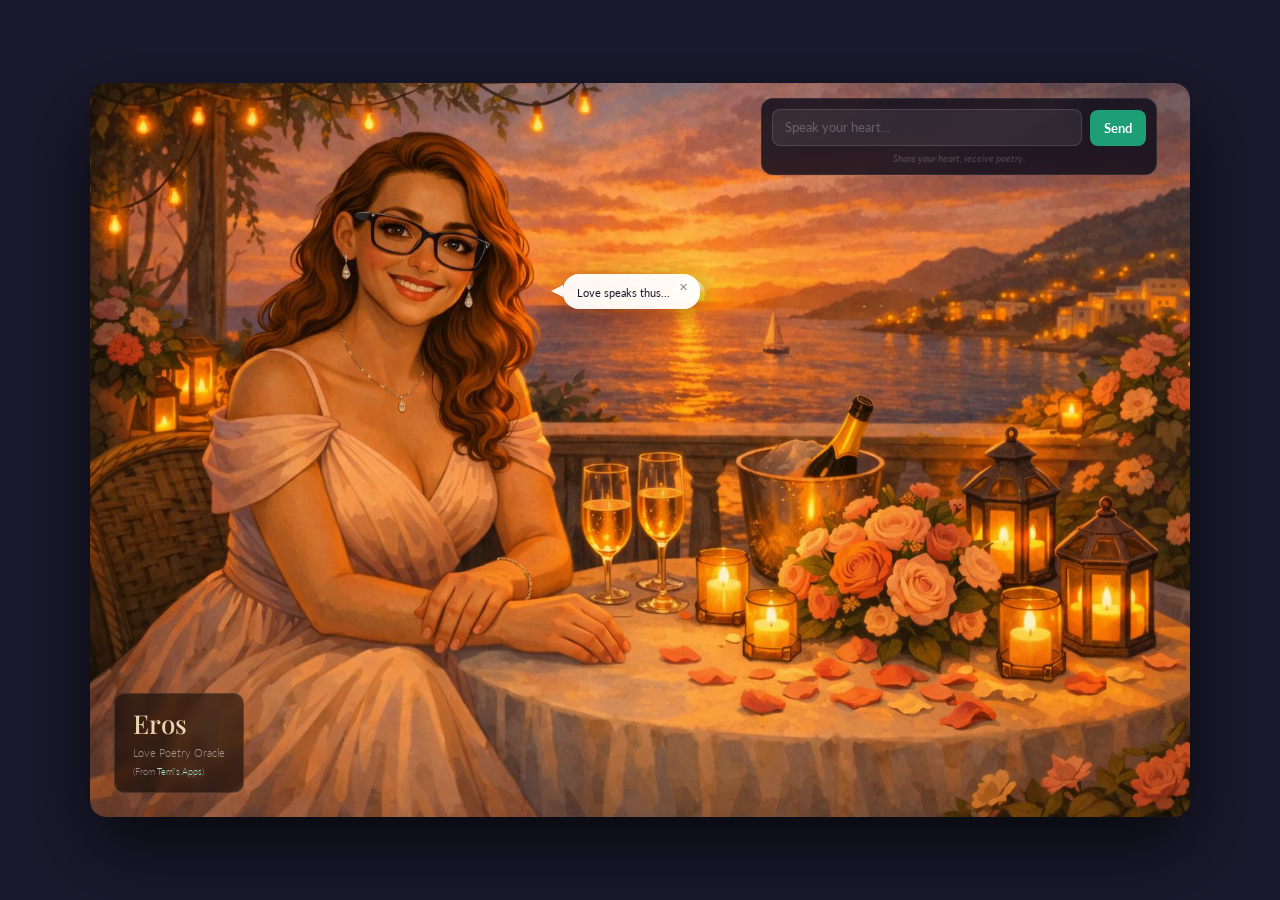
<file: index.html>
<!DOCTYPE html>
<html lang="en">
<head>
  <meta charset="UTF-8" />
  <meta name="viewport" content="width=device-width, initial-scale=1.0"/>
  <title>Eros - Love Poetry Oracle</title>
  <link rel="manifest" href="manifest.json">
  <link rel="icon" type="image/png" sizes="192x192" href="icons/icon-192.png">
  <link rel="icon" type="image/png" sizes="512x512" href="icons/icon-512.png">
  <link rel="stylesheet" href="css/style.css" />
  <link href="https://fonts.googleapis.com/css2?family=Playfair+Display:ital,wght@0,400;0,500;1,400&family=Lato:wght@300;400;700&display=swap" rel="stylesheet"/>
</head>
<body>
  <div class="app-container">
    <img src="background.png" alt="Eros - Love Poetry Oracle" class="therapist-img" />
    <div class="speech-bubble" id="speechBubble">
      <button class="bubble-close" id="bubbleClose">✕</button>
      <p id="bubbleText">Love speaks thus...</p>
    </div>
    <div class="therapist-name">
      <h1>Eros</h1>
      <p>Love Poetry Oracle<br><small>(From <a href="https://www.youtube.com/@TestingWithTerri" target="_blank">Terri's Apps</a>)</small></p>
    </div>
    <div class="input-panel">
      <div class="input-row">
        <textarea id="userInput" placeholder="Speak your heart..." rows="1"></textarea>
        <button id="sendBtn">Send</button>
      </div>
      <p class="disclaimer">Share your heart, receive poetry.</p>
    </div>
  </div>
  <script src="js/app.js"></script>
  <script>
    if ('serviceWorker' in navigator) {
      navigator.serviceWorker.register('sw.js')
        .then(() => console.log('Service Worker registered'))
        .catch(err => console.log('Service Worker error:', err));
    }
  </script>
</body>
</html>
</file>
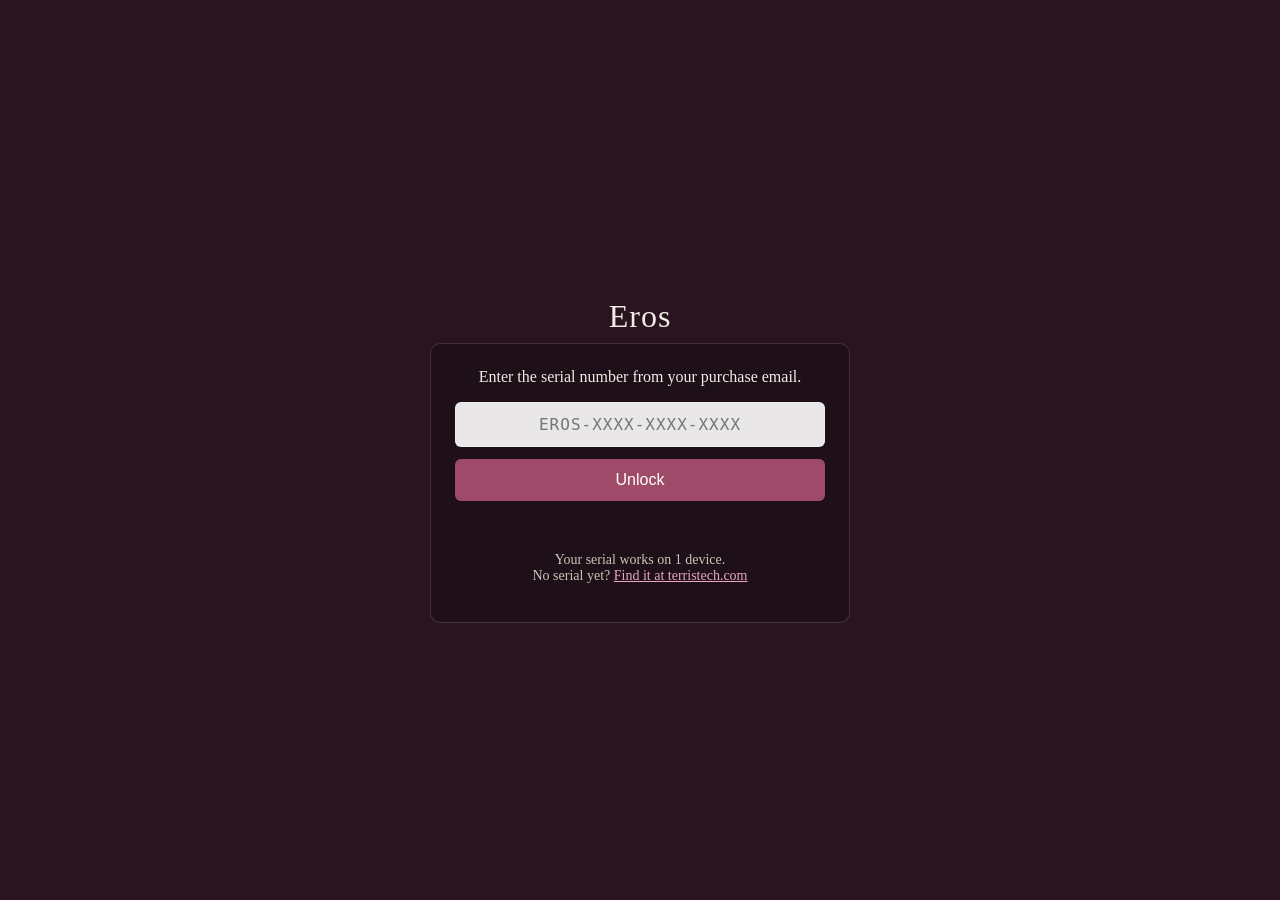
<file: unlock.html>
<!DOCTYPE html>
<html lang="en">
<head>
  <meta charset="UTF-8">
  <meta http-equiv="Content-Security-Policy" content="default-src 'self'; script-src 'self'; style-src 'unsafe-inline'; img-src 'self'; object-src 'none'; base-uri 'self'; form-action 'self'">
  <meta name="viewport" content="width=device-width, initial-scale=1.0">
  <title>Eros — Unlock</title>
  <style>
    body { margin: 0; min-height: 100vh; display: flex; align-items: center; justify-content: center;
           background: #2a1420; color: #f0ede4; font-family: Georgia, 'Times New Roman', serif; }
    #unlock-wrap { text-align: center; padding: 24px; max-width: 420px; width: 100%; }
    h1 { font-weight: normal; letter-spacing: 1px; margin-bottom: 8px; }
    #unlock-box { background: rgba(0,0,0,0.25); border: 1px solid rgba(255,255,255,0.15);
                  border-radius: 10px; padding: 24px; }
    #unlock-lead { margin-top: 0; }
    input { width: 100%; box-sizing: border-box; padding: 12px; font-size: 16px; border-radius: 6px;
            border: 1px solid rgba(255,255,255,0.3); background: rgba(255,255,255,0.9); color: #222;
            font-family: monospace; letter-spacing: 1px; text-align: center; }
    button { margin-top: 12px; width: 100%; padding: 12px; font-size: 16px; border: none; border-radius: 6px;
             background: #a04a6a; color: #fff; cursor: pointer; }
    button:disabled { opacity: 0.6; cursor: default; }
    #unlock-error { color: #ffb3a7; min-height: 1.2em; }
    #unlock-note { font-size: 14px; color: #c9c4b8; }
    a { color: #e8a8c0; }
  </style>
</head>
<body>

<div id="unlock-wrap">
  <h1>Eros</h1>
  <div id="unlock-box">
    <p id="unlock-lead">Enter the serial number from your purchase email.</p>
    <form id="unlock-form">
      <input type="text" id="unlock-serial" placeholder="EROS-XXXX-XXXX-XXXX" autocomplete="off" spellcheck="false" maxlength="64">
      <button type="submit" id="unlock-btn">Unlock</button>
    </form>
    <p id="unlock-error"></p>
    <p id="unlock-note">Your serial works on 1 device.<br>
      No serial yet? <a id="unlock-buy" href="https://terristech.com">Find it at terristech.com</a></p>
  </div>
</div>

<script src="unlock.js"></script>
</body>
</html>
</file>
<file: css/style.css>
*, *::before, *::after { box-sizing: border-box; margin: 0; padding: 0; }

body {
  font-family: 'Lato', sans-serif;
  background: #1a1a2e;
  min-height: 100vh;
  display: flex;
  align-items: center;
  justify-content: center;
  padding: 20px;
  color: #f0ece3;
}

.app-container {
  position: relative;
  width: 100%;
  max-width: 1100px;
  border-radius: 16px;
  overflow: hidden;
  box-shadow: 0 30px 80px rgba(0,0,0,0.7);
}

.therapist-img {
  width: 100%;
  display: block;
  border-radius: 16px;
}

.speech-bubble {
  position: absolute;
  top: 26%;
  left: 43%;
  width: fit-content;
  max-width: 22%;
  background: rgba(255, 255, 255, 0.95);
  color: #1a1a2e;
  border-radius: 16px;
  padding: 10px 14px 8px;
  font-family: 'Lato', sans-serif;
  font-size: 11px;
  line-height: 1.5;
  box-shadow: 0 4px 20px rgba(0,0,0,0.3);
  z-index: 10;
  transition: opacity 0.25s ease;
}

.speech-bubble::before {
  content: '';
  position: absolute;
  left: -12px;
  bottom: 12px;
  width: 0;
  height: 0;
  border-top: 6px solid transparent;
  border-bottom: 6px solid transparent;
  border-right: 12px solid rgba(255,255,255,0.95);
}

.speech-bubble.hidden {
  opacity: 0;
  pointer-events: none;
}

.bubble-close {
  position: absolute;
  top: 6px;
  right: 8px;
  background: none;
  border: none;
  font-size: 11px;
  color: #888;
  cursor: pointer;
  line-height: 1;
  padding: 2px 4px;
}
.bubble-close:hover { color: #333; }

#bubbleText {
  margin-right: 16px;
  font-size: 11px;
  line-height: 1.55;
}

.input-panel {
  position: absolute;
  top: 2%;
  right: 3%;
  width: 36%;
  background: rgba(10, 10, 25, 0.80);
  backdrop-filter: blur(10px);
  border-radius: 12px;
  border: 1px solid rgba(255,255,255,0.08);
  padding: 10px;
}

.input-row {
  display: flex;
  gap: 8px;
  align-items: flex-end;
}

#userInput {
  flex: 1;
  resize: none;
  background: rgba(255,255,255,0.07);
  border: 1px solid rgba(255,255,255,0.12);
  border-radius: 8px;
  padding: 8px 12px;
  font-size: 13px;
  font-family: 'Lato', sans-serif;
  color: #f0ece3;
  min-height: 36px;
  line-height: 1.5;
  transition: border-color 0.2s;
  overflow-y: hidden;
}
#userInput:focus { outline: none; border-color: #1D9E75; }
#userInput::placeholder { color: rgba(255,255,255,0.25); }

#sendBtn {
  background: #1D9E75;
  color: #fff;
  border: none;
  border-radius: 8px;
  padding: 8px 14px;
  font-size: 13px;
  font-family: 'Lato', sans-serif;
  font-weight: 700;
  cursor: pointer;
  height: 36px;
  transition: background 0.2s, transform 0.1s;
  white-space: nowrap;
  align-self: flex-end;
}
#sendBtn:hover { background: #17856A; }
#sendBtn:active { transform: scale(0.97); }
#sendBtn:disabled { background: #444; cursor: not-allowed; }

.disclaimer {
  font-size: 10px;
  color: rgba(255,255,255,0.2);
  text-align: center;
  padding-top: 6px;
  font-style: italic;
}

.therapist-name {
  position: absolute;
  bottom: 24px;
  left: 24px;
  background: rgba(0,0,0,0.55);
  backdrop-filter: blur(6px);
  padding: 12px 18px;
  border-radius: 10px;
  border: 1px solid rgba(255,255,255,0.1);
}

.therapist-name h1 {
  font-family: 'Playfair Display', serif;
  font-size: 26px;
  font-weight: 500;
  color: #e8d5b0;
}

.therapist-name p {
  font-size: 11px;
  color: rgba(255,255,255,0.5);
  margin-top: 3px;
  font-weight: 300;
  line-height: 1.6;
}

.therapist-name a { color: #9FE1CB; text-decoration: none; }
.therapist-name a:hover { text-decoration: underline; }

.typing {
  display: flex;
  align-items: center;
  gap: 5px;
  padding: 6px 0 2px;
}
.dot {
  width: 6px; height: 6px;
  border-radius: 50%;
  background: #1a1a2e;
  opacity: 0.4;
  animation: bounce 1.2s infinite;
}
.dot:nth-child(2) { animation-delay: 0.2s; }
.dot:nth-child(3) { animation-delay: 0.4s; }
@keyframes bounce {
  0%, 60%, 100% { transform: translateY(0); }
  30% { transform: translateY(-4px); }
}

.quote-text {
  font-size: 11px;
  line-height: 1.55;
  margin: 0 0 10px 0;
  font-style: italic;
  color: #1a1a2e;
}

.reveal-source-btn {
  background: none;
  border: 1px solid #1a1a2e;
  color: #1a1a2e;
  border-radius: 4px;
  padding: 4px 8px;
  font-size: 10px;
  font-family: 'Lato', sans-serif;
  cursor: pointer;
  margin: 8px 0 6px 0;
  transition: background 0.2s, color 0.2s;
  display: block;
}
.reveal-source-btn:hover {
  background: #1a1a2e;
  color: #fff;
}
.reveal-source-btn:active {
  transform: scale(0.95);
}

.source-text {
  font-size: 10px;
  color: #666;
  margin: 6px 0 0 0;
  font-weight: 300;
  font-style: normal;
}

.source-text.hidden {
  display: none;
}

@media (max-width: 700px) {
  .speech-bubble { position: relative; top: auto; left: auto; width: 100%; border-radius: 0; }
  .speech-bubble::before { display: none; }
  .input-panel { position: relative; top: auto; right: auto; width: 100%; border-radius: 0; }
  .therapist-name { bottom: auto; top: 10px; left: 10px; }
}
</file>
